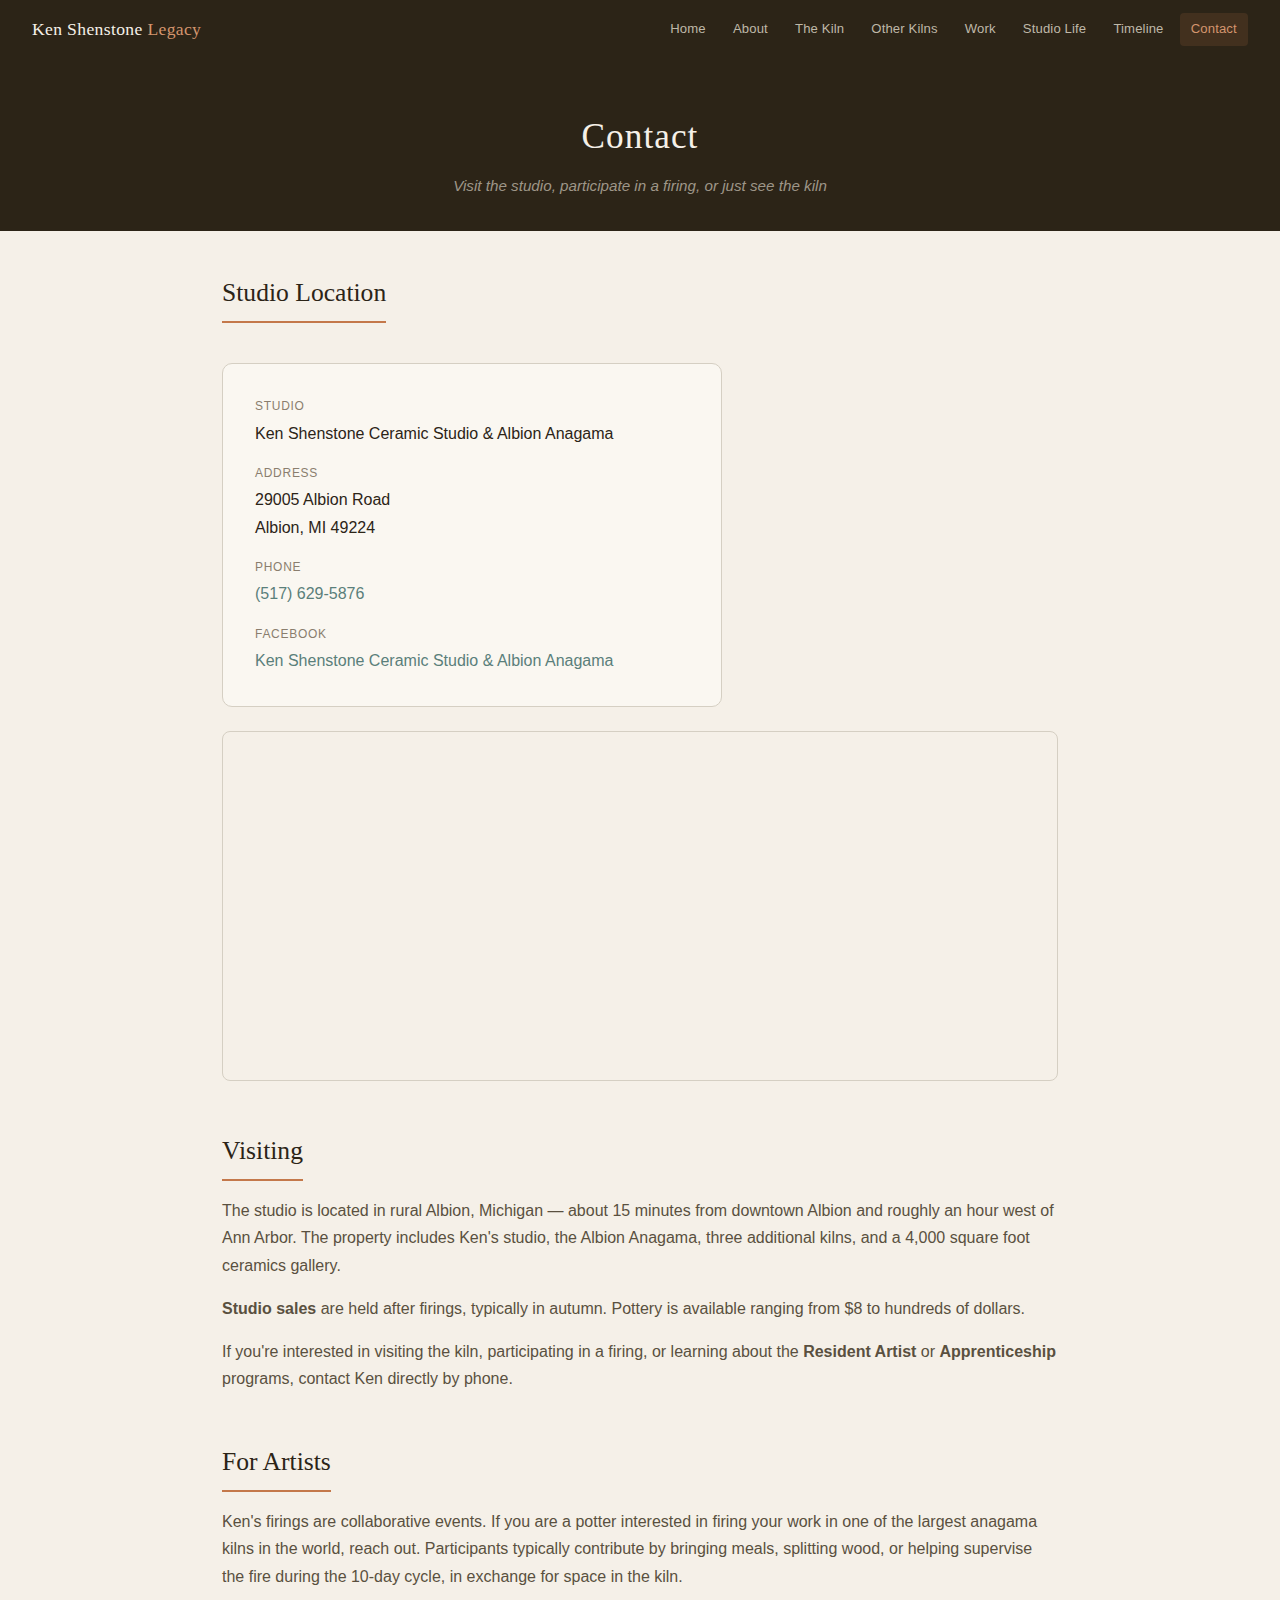
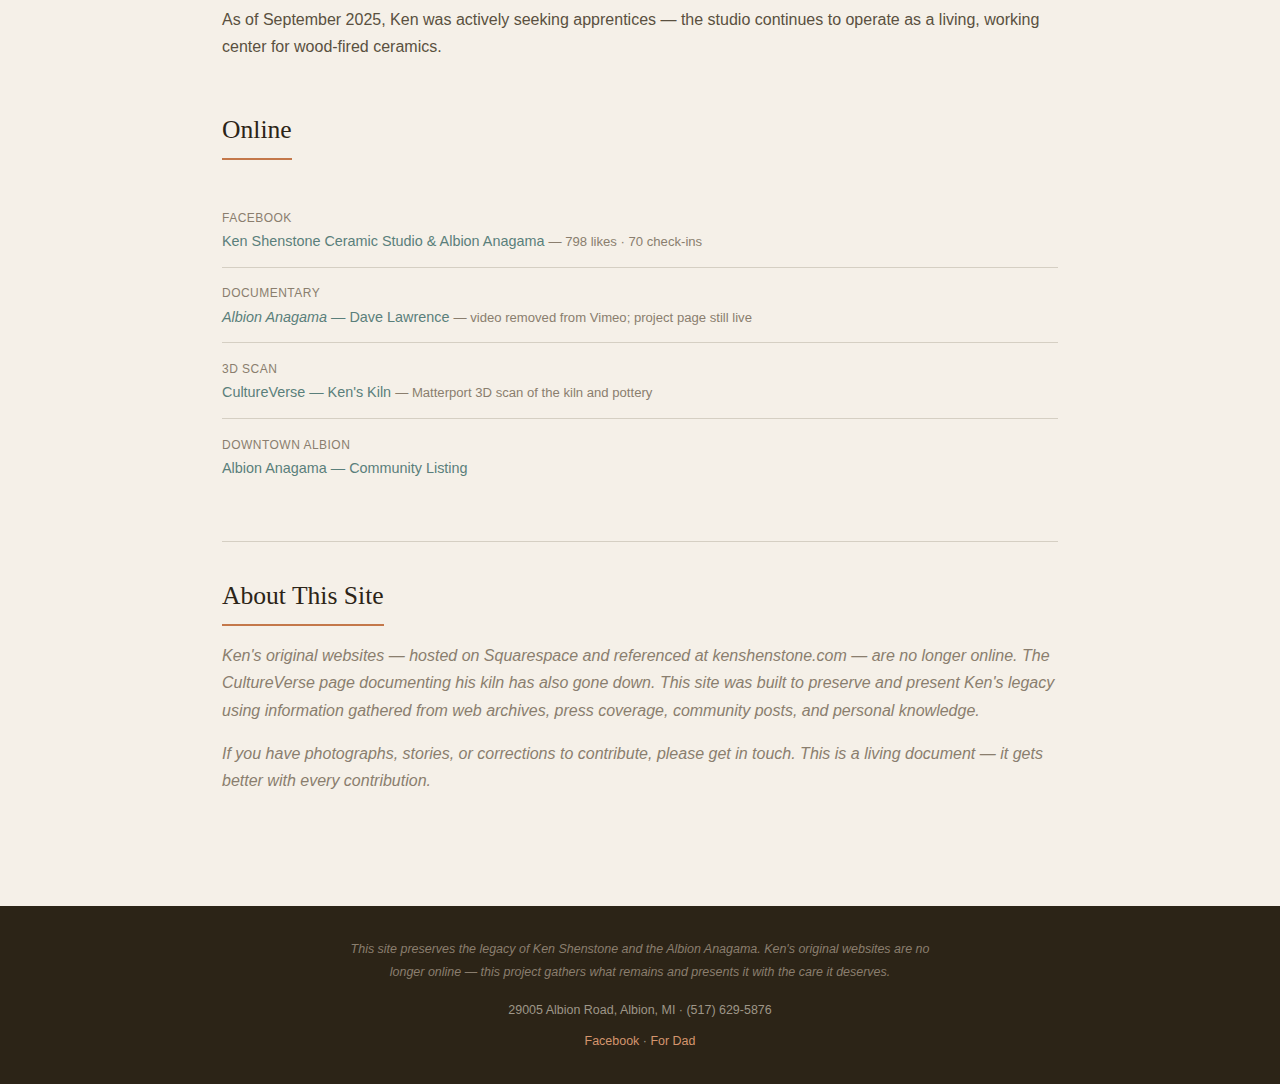
<file: contact.html>
<!DOCTYPE html>
<html lang="en">
<head>
<meta charset="UTF-8">
<meta name="viewport" content="width=device-width, initial-scale=1.0">
<title>Contact — Ken Shenstone</title>
<meta name="description" content="Visit Ken Shenstone's ceramic studio and the Albion Anagama at 29005 Albion Road, Albion, Michigan.">
<link rel="stylesheet" href="css/style.css">
<style>
  .map-embed {
    border-radius: 8px;
    overflow: hidden;
    border: 1px solid var(--border);
    margin: 1.5rem 0;
    height: 350px;
  }
  .map-embed iframe {
    width: 100%;
    height: 100%;
    border: none;
  }
</style>
</head>
<body>

<header class="site-nav">
  <div class="logo">Ken Shenstone <span class="accent">Legacy</span></div>
  <nav>
    <a href="index.html">Home</a>
    <a href="about.html">About</a>
    <a href="kiln.html">The Kiln</a>
    <a href="other-kilns.html">Other Kilns</a>
    <a href="work.html">Work</a>
    <a href="studio.html">Studio Life</a>
    <a href="timeline.html">Timeline</a>
    <a href="contact.html" class="active">Contact</a>
  </nav>
</header>

<div class="page-header">
  <h1>Contact</h1>
  <div class="page-desc">Visit the studio, participate in a firing, or just see the kiln</div>
</div>

<main class="content">

  <section>
    <h2>Studio Location</h2>

    <div class="contact-card">
      <dl>
        <dt>Studio</dt>
        <dd>Ken Shenstone Ceramic Studio &amp; Albion Anagama</dd>

        <dt>Address</dt>
        <dd>29005 Albion Road<br>Albion, MI 49224</dd>

        <dt>Phone</dt>
        <dd><a href="tel:+15176295876">(517) 629-5876</a></dd>

        <dt>Facebook</dt>
        <dd><a href="https://www.facebook.com/p/Ken-Shenstone-Ceramic-Studio-Albion-Anagama-100063487453130/" target="_blank" rel="noopener">Ken Shenstone Ceramic Studio &amp; Albion Anagama</a></dd>
      </dl>
    </div>

    <div class="map-embed">
      <iframe src="https://www.google.com/maps/embed?pb=!1m18!1m12!1m3!1d2950.0!2d-84.75!3d42.24!2m3!1f0!2f0!3f0!3m2!1i1024!2i768!4f13.1!3m3!1m2!1s0x0%3A0x0!2zNDLCsDE0JzI0LjAiTiA4NMKwNDUnMDAuMCJX!5e0!3m2!1sen!2sus!4v1700000000000!5m2!1sen!2sus"
              allowfullscreen loading="lazy"
              referrerpolicy="no-referrer-when-downgrade"
              title="Ken Shenstone Studio - Albion, Michigan"></iframe>
    </div>
  </section>

  <section>
    <h2>Visiting</h2>
    <p>
      The studio is located in rural Albion, Michigan — about 15 minutes from
      downtown Albion and roughly an hour west of Ann Arbor. The property includes
      Ken's studio, the Albion Anagama, three additional kilns, and a 4,000 square
      foot ceramics gallery.
    </p>
    <p>
      <strong>Studio sales</strong> are held after firings, typically in autumn.
      Pottery is available ranging from $8 to hundreds of dollars.
    </p>
    <p>
      If you're interested in visiting the kiln, participating in a firing,
      or learning about the <strong>Resident Artist</strong> or
      <strong>Apprenticeship</strong> programs, contact Ken directly by phone.
    </p>
  </section>

  <section>
    <h2>For Artists</h2>
    <p>
      Ken's firings are collaborative events. If you are a potter interested in
      firing your work in one of the largest anagama kilns in the world, reach out.
      Participants typically contribute by bringing meals, splitting wood, or helping
      supervise the fire during the 10-day cycle, in exchange for space in the kiln.
    </p>
    <p>
      As of September 2025, Ken was actively seeking apprentices — the studio continues
      to operate as a living, working center for wood-fired ceramics.
    </p>
  </section>

  <section>
    <h2>Online</h2>
    <ul class="ref-list">
      <li>
        <span class="ref-source">Facebook</span><br>
        <a href="https://www.facebook.com/p/Ken-Shenstone-Ceramic-Studio-Albion-Anagama-100063487453130/" target="_blank" rel="noopener">Ken Shenstone Ceramic Studio &amp; Albion Anagama</a>
        <span style="color: var(--text-dim); font-size: 0.82rem;"> — 798 likes · 70 check-ins</span>
      </li>
      <li>
        <span class="ref-source">Documentary</span><br>
        <a href="https://davelawrence.photo/albion-anagama/" target="_blank" rel="noopener"><em>Albion Anagama</em> — Dave Lawrence</a>
        <span style="color: var(--text-dim); font-size: 0.82rem;"> — video removed from Vimeo; project page still live</span>
      </li>
      <li>
        <span class="ref-source">3D Scan</span><br>
        <a href="https://www.cultureverse.org/project/kens-kiln" target="_blank" rel="noopener">CultureVerse — Ken's Kiln</a>
        <span style="color: var(--text-dim); font-size: 0.82rem;"> — Matterport 3D scan of the kiln and pottery</span>
      </li>
      <li>
        <span class="ref-source">Downtown Albion</span><br>
        <a href="https://downtownalbion.com/plays/albion-anagama/" target="_blank" rel="noopener">Albion Anagama — Community Listing</a>
      </li>
    </ul>
  </section>

  <hr class="divider">

  <section>
    <h2>About This Site</h2>
    <p style="color: var(--text-dim); font-style: italic;">
      Ken's original websites — hosted on Squarespace and referenced at kenshenstone.com —
      are no longer online. The CultureVerse page documenting his kiln has also gone down.
      This site was built to preserve and present Ken's legacy using information gathered
      from web archives, press coverage, community posts, and personal knowledge.
    </p>
    <p style="color: var(--text-dim); font-style: italic;">
      If you have photographs, stories, or corrections to contribute, please get in touch.
      This is a living document — it gets better with every contribution.
    </p>
  </section>

</main>

<footer class="site-footer">
  <div class="legacy-note">
    This site preserves the legacy of Ken Shenstone and the Albion Anagama.
    Ken's original websites are no longer online — this project gathers what remains
    and presents it with the care it deserves.
  </div>
  <div>
    29005 Albion Road, Albion, MI · (517) 629-5876
  </div>
  <div style="margin-top: 0.5rem;">
    <a href="https://www.facebook.com/p/Ken-Shenstone-Ceramic-Studio-Albion-Anagama-100063487453130/" target="_blank" rel="noopener">Facebook</a> ·
    <a href="fordad.html">For Dad</a>
  </div>
</footer>

</body>
</html>
</file>
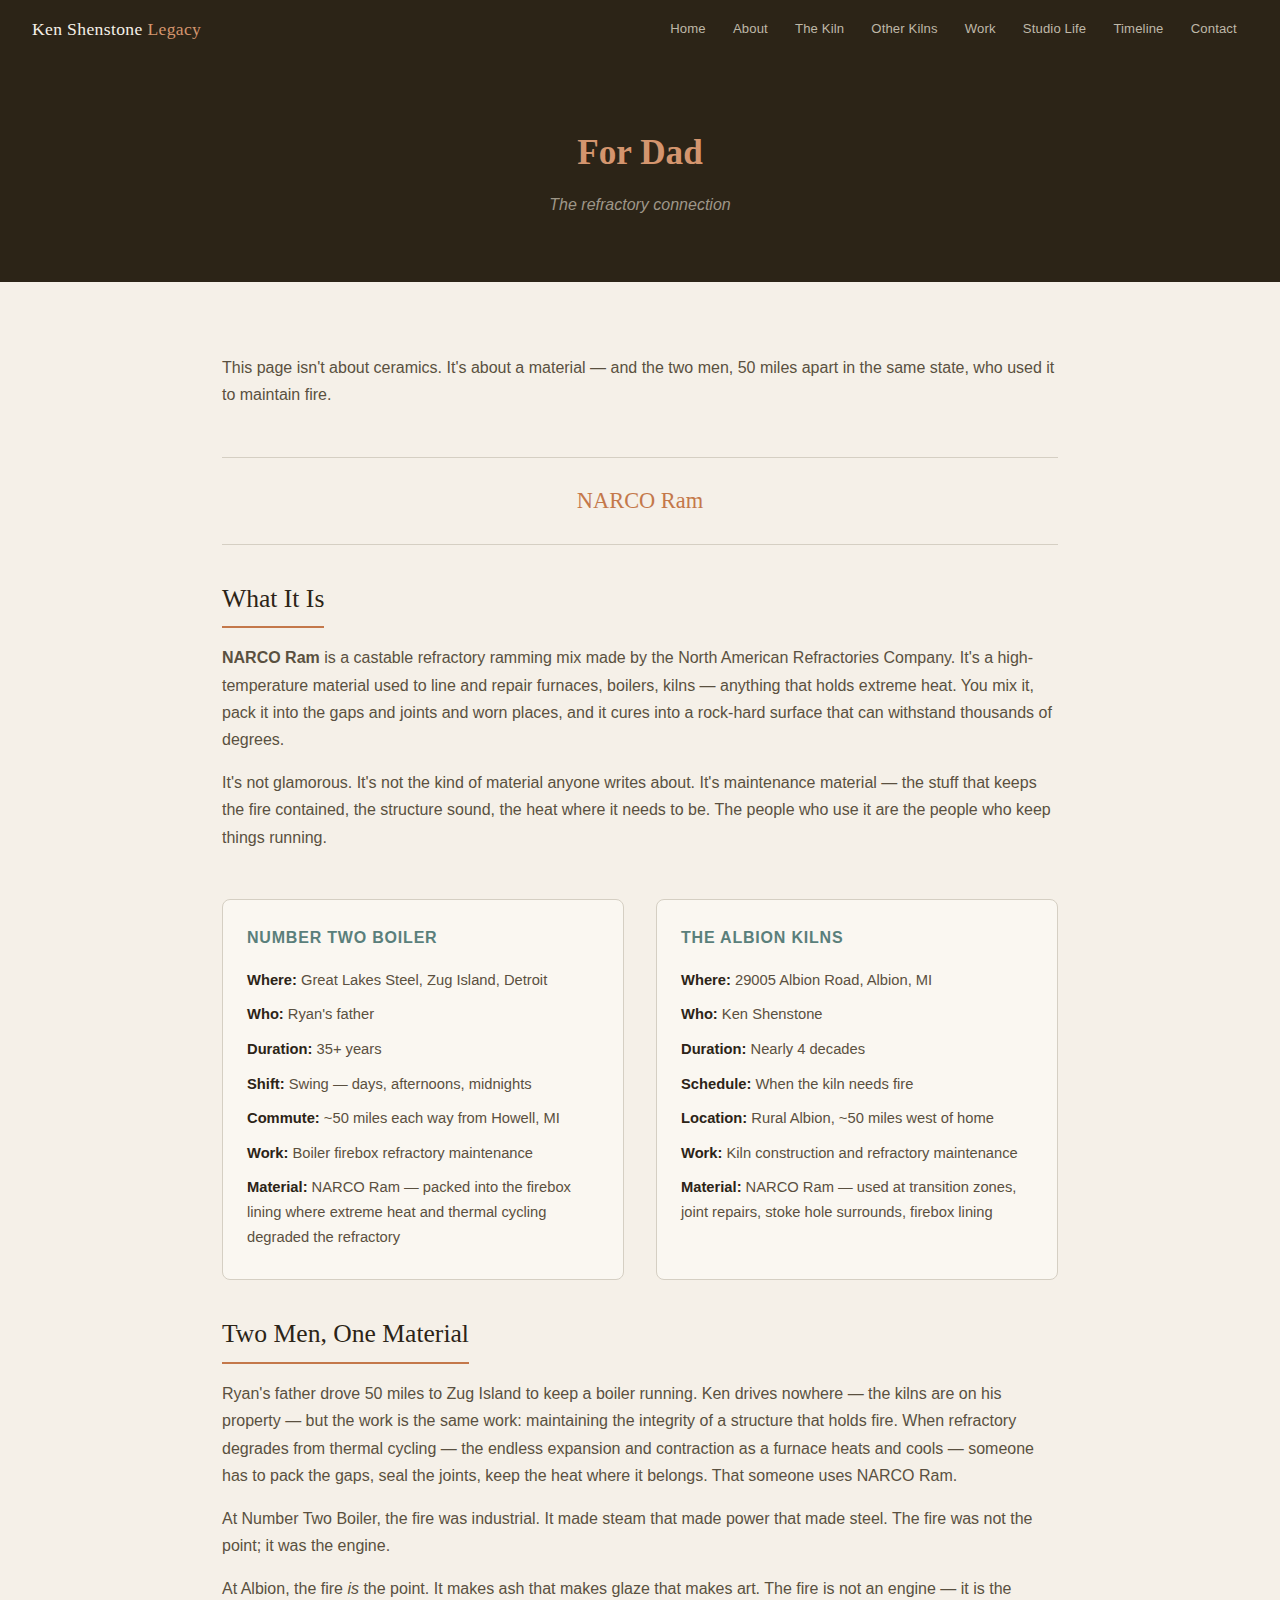
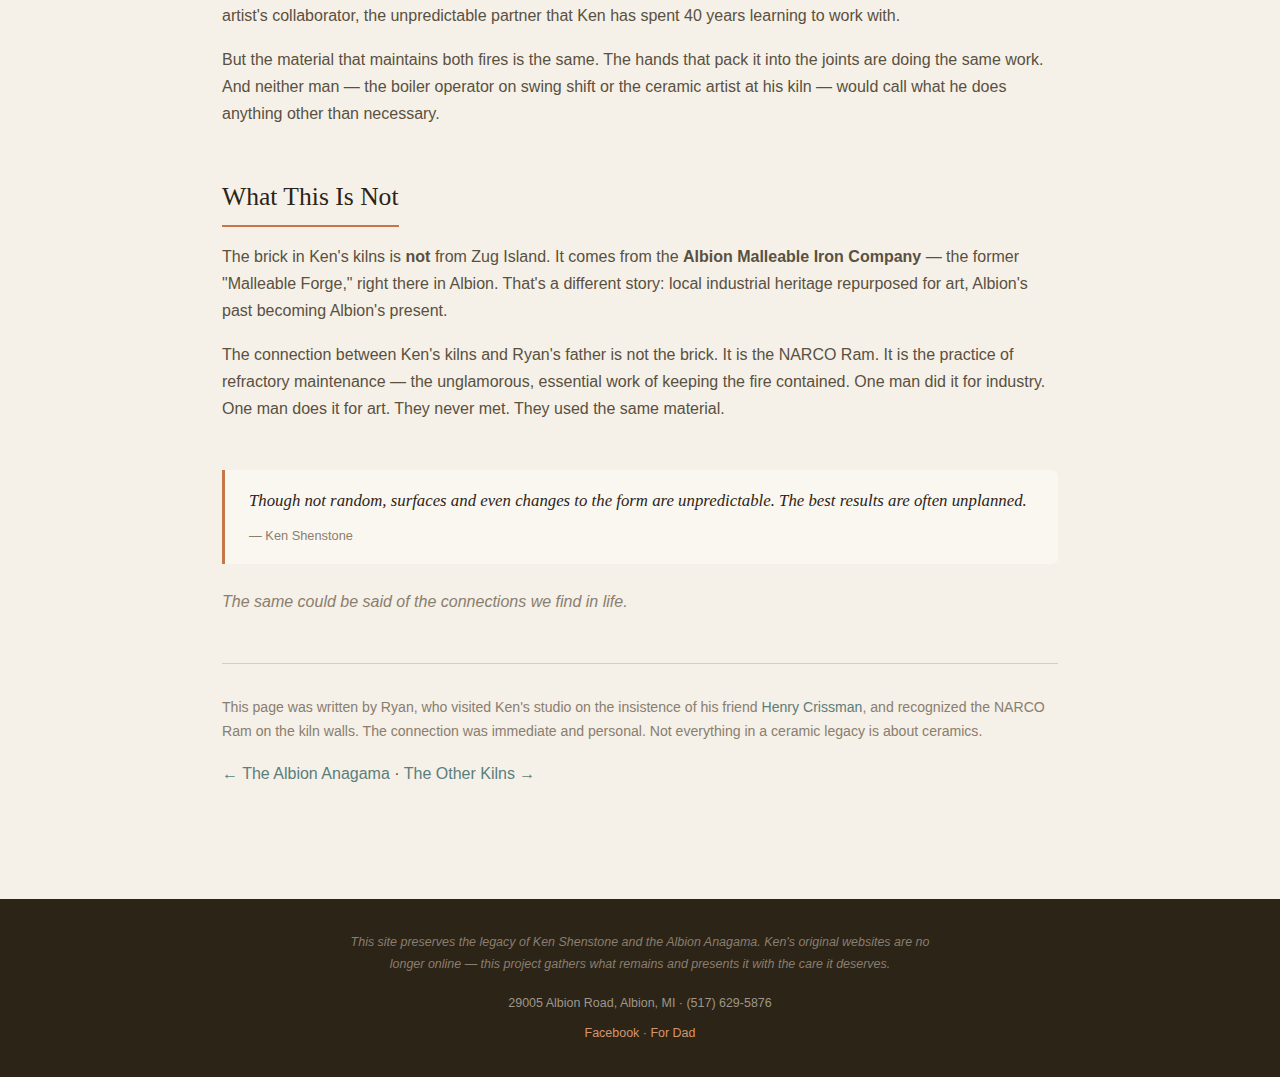
<file: fordad.html>
<!DOCTYPE html>
<html lang="en">
<head>
<meta charset="UTF-8">
<meta name="viewport" content="width=device-width, initial-scale=1.0">
<title>For Dad — Ken Shenstone Legacy</title>
<meta name="description" content="The refractory connection — NARCO Ram, two men, and the material that links a steel mill boiler to a ceramic kiln.">
<link rel="stylesheet" href="css/style.css">
<style>
  .fordad-hero {
    background: var(--bg-dark);
    color: #f5f0e8;
    padding: 4rem 2rem;
    text-align: center;
    margin-bottom: 2rem;
  }
  .fordad-hero h1 {
    font-family: var(--serif);
    font-size: 2.2rem;
    color: var(--ember-light);
    margin-bottom: 0.5rem;
  }
  .fordad-hero .subtitle {
    color: var(--ash);
    font-size: 1rem;
    font-style: italic;
  }
  .parallel {
    display: grid;
    grid-template-columns: 1fr 1fr;
    gap: 2rem;
    margin: 2rem 0;
  }
  .parallel-card {
    background: var(--bg-card);
    border: 1px solid var(--border);
    border-radius: 8px;
    padding: 1.5rem;
  }
  .parallel-card h3 {
    color: var(--teal);
    margin-bottom: 0.75rem;
    font-size: 1rem;
    text-transform: uppercase;
    letter-spacing: 0.05em;
  }
  .parallel-card ul {
    list-style: none;
    padding: 0;
  }
  .parallel-card li {
    padding: 0.3rem 0;
    color: var(--text-light);
    font-size: 0.92rem;
  }
  .parallel-card li strong {
    color: var(--text);
  }
  .material-name {
    font-family: var(--serif);
    font-size: 1.4rem;
    color: var(--ember);
    text-align: center;
    padding: 1.5rem;
    margin: 2rem 0;
    border-top: 1px solid var(--border);
    border-bottom: 1px solid var(--border);
  }
  @media (max-width: 640px) {
    .parallel { grid-template-columns: 1fr; }
  }
</style>
</head>
<body>

<header class="site-nav">
  <div class="logo">Ken Shenstone <span class="accent">Legacy</span></div>
  <nav>
    <a href="index.html">Home</a>
    <a href="about.html">About</a>
    <a href="kiln.html">The Kiln</a>
    <a href="other-kilns.html">Other Kilns</a>
    <a href="work.html">Work</a>
    <a href="studio.html">Studio Life</a>
    <a href="timeline.html">Timeline</a>
    <a href="contact.html">Contact</a>
  </nav>
</header>

<div class="fordad-hero">
  <h1>For Dad</h1>
  <div class="subtitle">The refractory connection</div>
</div>

<main class="content">

  <section>
    <p>
      This page isn't about ceramics. It's about a material — and the two men,
      50 miles apart in the same state, who used it to maintain fire.
    </p>
  </section>

  <div class="material-name">
    NARCO Ram
  </div>

  <section>
    <h2>What It Is</h2>
    <p>
      <strong>NARCO Ram</strong> is a castable refractory ramming mix made by the
      North American Refractories Company. It's a high-temperature material used to
      line and repair furnaces, boilers, kilns — anything that holds extreme heat.
      You mix it, pack it into the gaps and joints and worn places, and it cures into
      a rock-hard surface that can withstand thousands of degrees.
    </p>
    <p>
      It's not glamorous. It's not the kind of material anyone writes about. It's
      maintenance material — the stuff that keeps the fire contained, the structure
      sound, the heat where it needs to be. The people who use it are the people who
      keep things running.
    </p>
  </section>

  <div class="parallel">
    <div class="parallel-card">
      <h3>Number Two Boiler</h3>
      <ul>
        <li><strong>Where:</strong> Great Lakes Steel, Zug Island, Detroit</li>
        <li><strong>Who:</strong> Ryan's father</li>
        <li><strong>Duration:</strong> 35+ years</li>
        <li><strong>Shift:</strong> Swing — days, afternoons, midnights</li>
        <li><strong>Commute:</strong> ~50 miles each way from Howell, MI</li>
        <li><strong>Work:</strong> Boiler firebox refractory maintenance</li>
        <li><strong>Material:</strong> NARCO Ram — packed into the firebox lining where extreme heat and thermal cycling degraded the refractory</li>
      </ul>
    </div>
    <div class="parallel-card">
      <h3>The Albion Kilns</h3>
      <ul>
        <li><strong>Where:</strong> 29005 Albion Road, Albion, MI</li>
        <li><strong>Who:</strong> Ken Shenstone</li>
        <li><strong>Duration:</strong> Nearly 4 decades</li>
        <li><strong>Schedule:</strong> When the kiln needs fire</li>
        <li><strong>Location:</strong> Rural Albion, ~50 miles west of home</li>
        <li><strong>Work:</strong> Kiln construction and refractory maintenance</li>
        <li><strong>Material:</strong> NARCO Ram — used at transition zones, joint repairs, stoke hole surrounds, firebox lining</li>
      </ul>
    </div>
  </div>

  <section>
    <h2>Two Men, One Material</h2>
    <p>
      Ryan's father drove 50 miles to Zug Island to keep a boiler running.
      Ken drives nowhere — the kilns are on his property — but the work is the same
      work: maintaining the integrity of a structure that holds fire. When refractory
      degrades from thermal cycling — the endless expansion and contraction as a
      furnace heats and cools — someone has to pack the gaps, seal the joints, keep
      the heat where it belongs. That someone uses NARCO Ram.
    </p>
    <p>
      At Number Two Boiler, the fire was industrial. It made steam that made power
      that made steel. The fire was not the point; it was the engine.
    </p>
    <p>
      At Albion, the fire <em>is</em> the point. It makes ash that makes glaze that
      makes art. The fire is not an engine — it is the artist's collaborator, the
      unpredictable partner that Ken has spent 40 years learning to work with.
    </p>
    <p>
      But the material that maintains both fires is the same. The hands that pack it
      into the joints are doing the same work. And neither man — the boiler operator
      on swing shift or the ceramic artist at his kiln — would call what he does
      anything other than necessary.
    </p>
  </section>

  <section>
    <h2>What This Is Not</h2>
    <p>
      The brick in Ken's kilns is <strong>not</strong> from Zug Island. It comes from the
      <strong>Albion Malleable Iron Company</strong> — the former "Malleable Forge," right
      there in Albion. That's a different story: local industrial heritage repurposed
      for art, Albion's past becoming Albion's present.
    </p>
    <p>
      The connection between Ken's kilns and Ryan's father is not the brick. It is the
      NARCO Ram. It is the practice of refractory maintenance — the unglamorous,
      essential work of keeping the fire contained. One man did it for industry. One
      man does it for art. They never met. They used the same material.
    </p>
  </section>

  <section>
    <blockquote>
      Though not random, surfaces and even changes to the form are
      unpredictable. The best results are often unplanned.
      <cite>— Ken Shenstone</cite>
    </blockquote>
    <p style="color: var(--text-dim); font-style: italic; margin-top: 1rem;">
      The same could be said of the connections we find in life.
    </p>
  </section>

  <hr class="divider">

  <section>
    <p style="color: var(--text-dim); font-size: 0.88rem;">
      This page was written by Ryan, who visited Ken's studio on the insistence of
      his friend <a href="https://www.instagram.com/henrycrissman/" target="_blank" rel="noopener">Henry Crissman</a>,
      and recognized the NARCO Ram on the kiln walls. The connection was immediate
      and personal. Not everything in a ceramic legacy is about ceramics.
    </p>
    <p style="margin-top: 1rem;">
      <a href="kiln.html">← The Albion Anagama</a> · <a href="other-kilns.html">The Other Kilns →</a>
    </p>
  </section>

</main>

<footer class="site-footer">
  <div class="legacy-note">
    This site preserves the legacy of Ken Shenstone and the Albion Anagama.
    Ken's original websites are no longer online — this project gathers what remains
    and presents it with the care it deserves.
  </div>
  <div>
    29005 Albion Road, Albion, MI · (517) 629-5876
  </div>
  <div style="margin-top: 0.5rem;">
    <a href="https://www.facebook.com/p/Ken-Shenstone-Ceramic-Studio-Albion-Anagama-100063487453130/" target="_blank" rel="noopener">Facebook</a> ·
    <a href="fordad.html">For Dad</a>
  </div>
</footer>

</body>
</html>
</file>
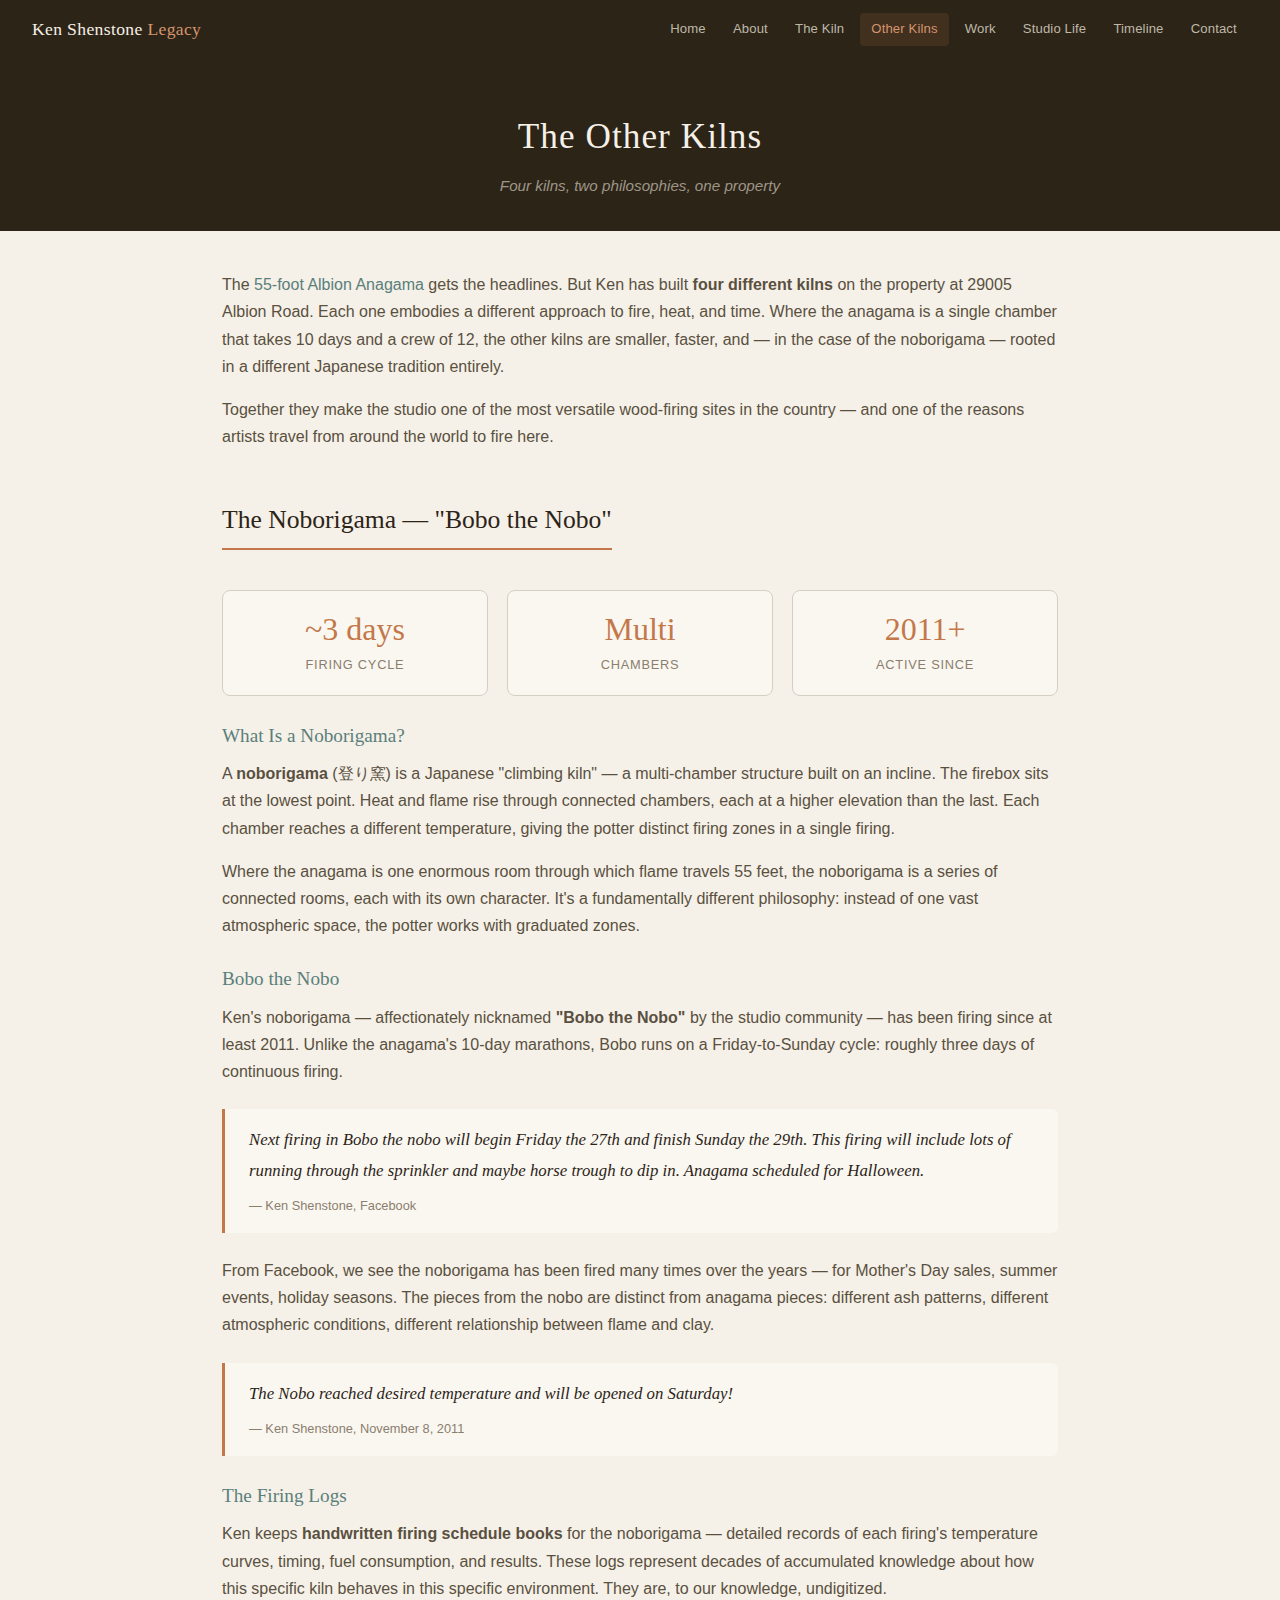
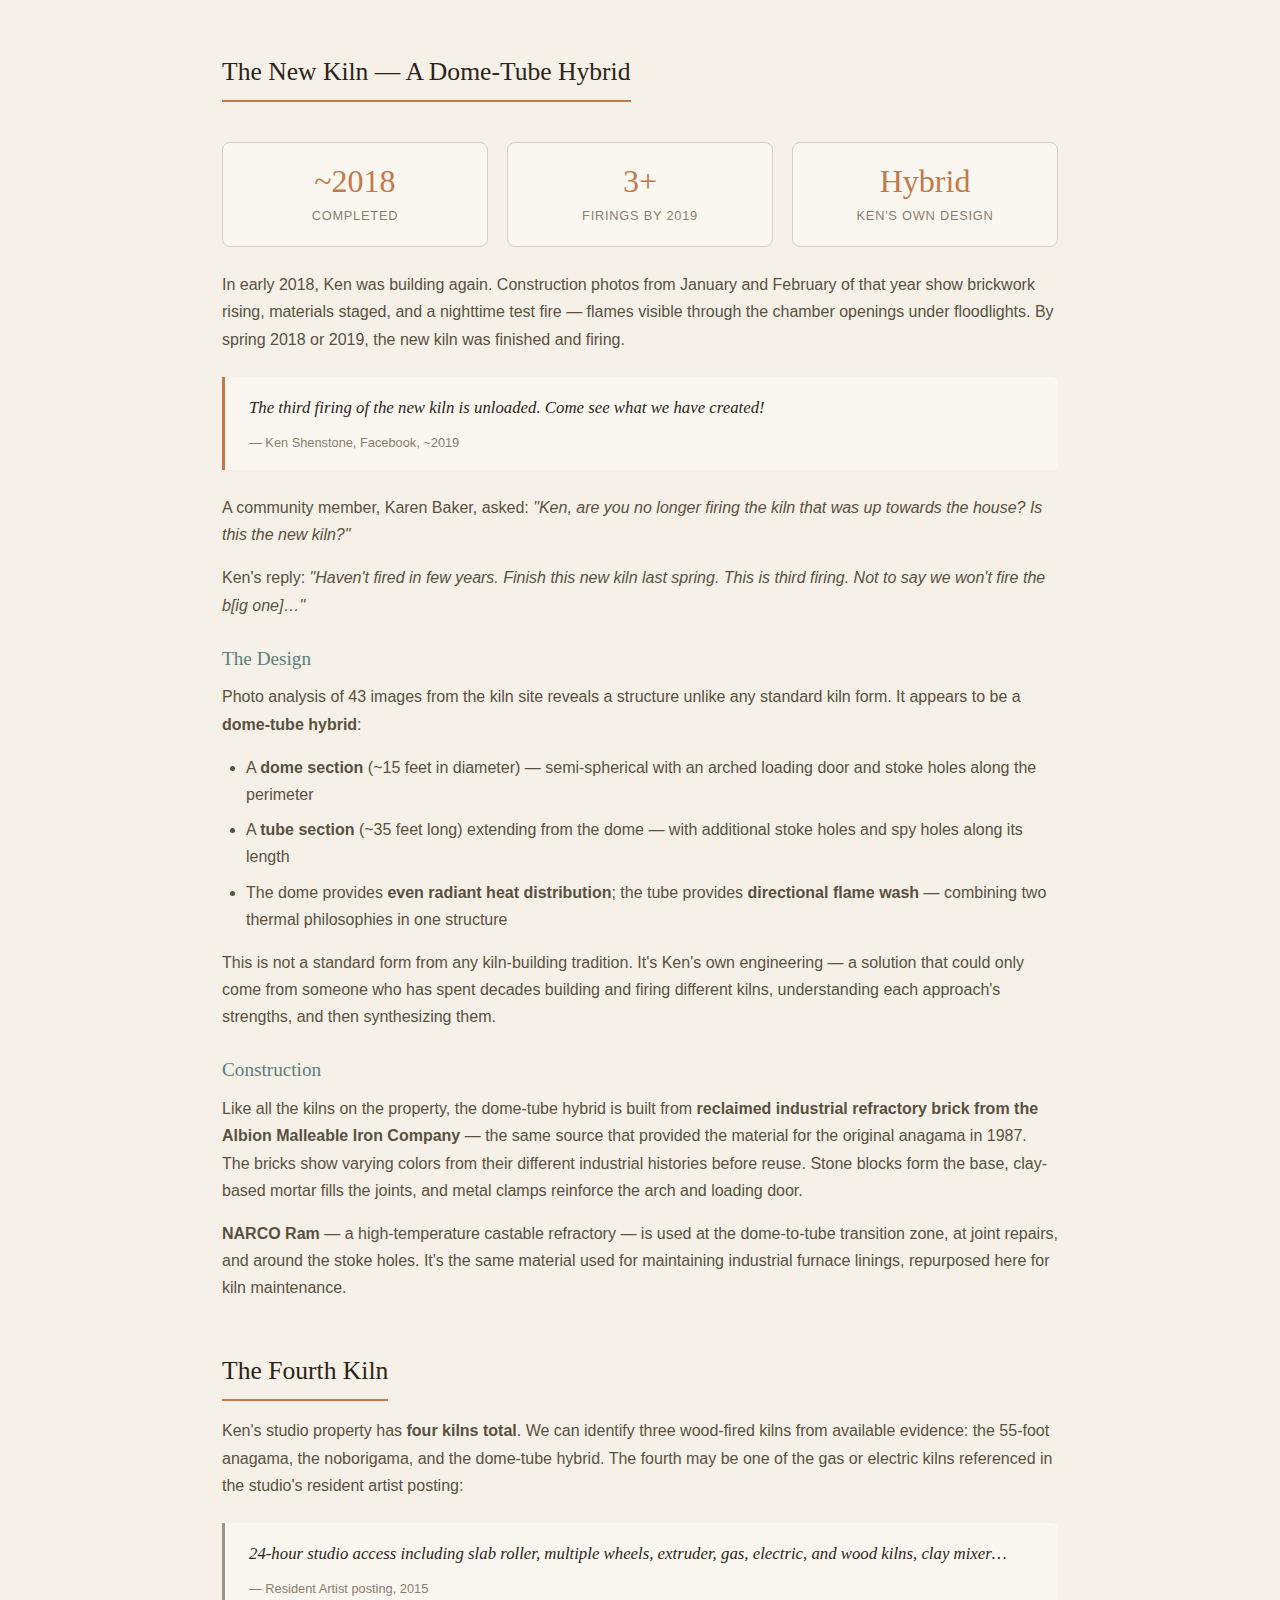
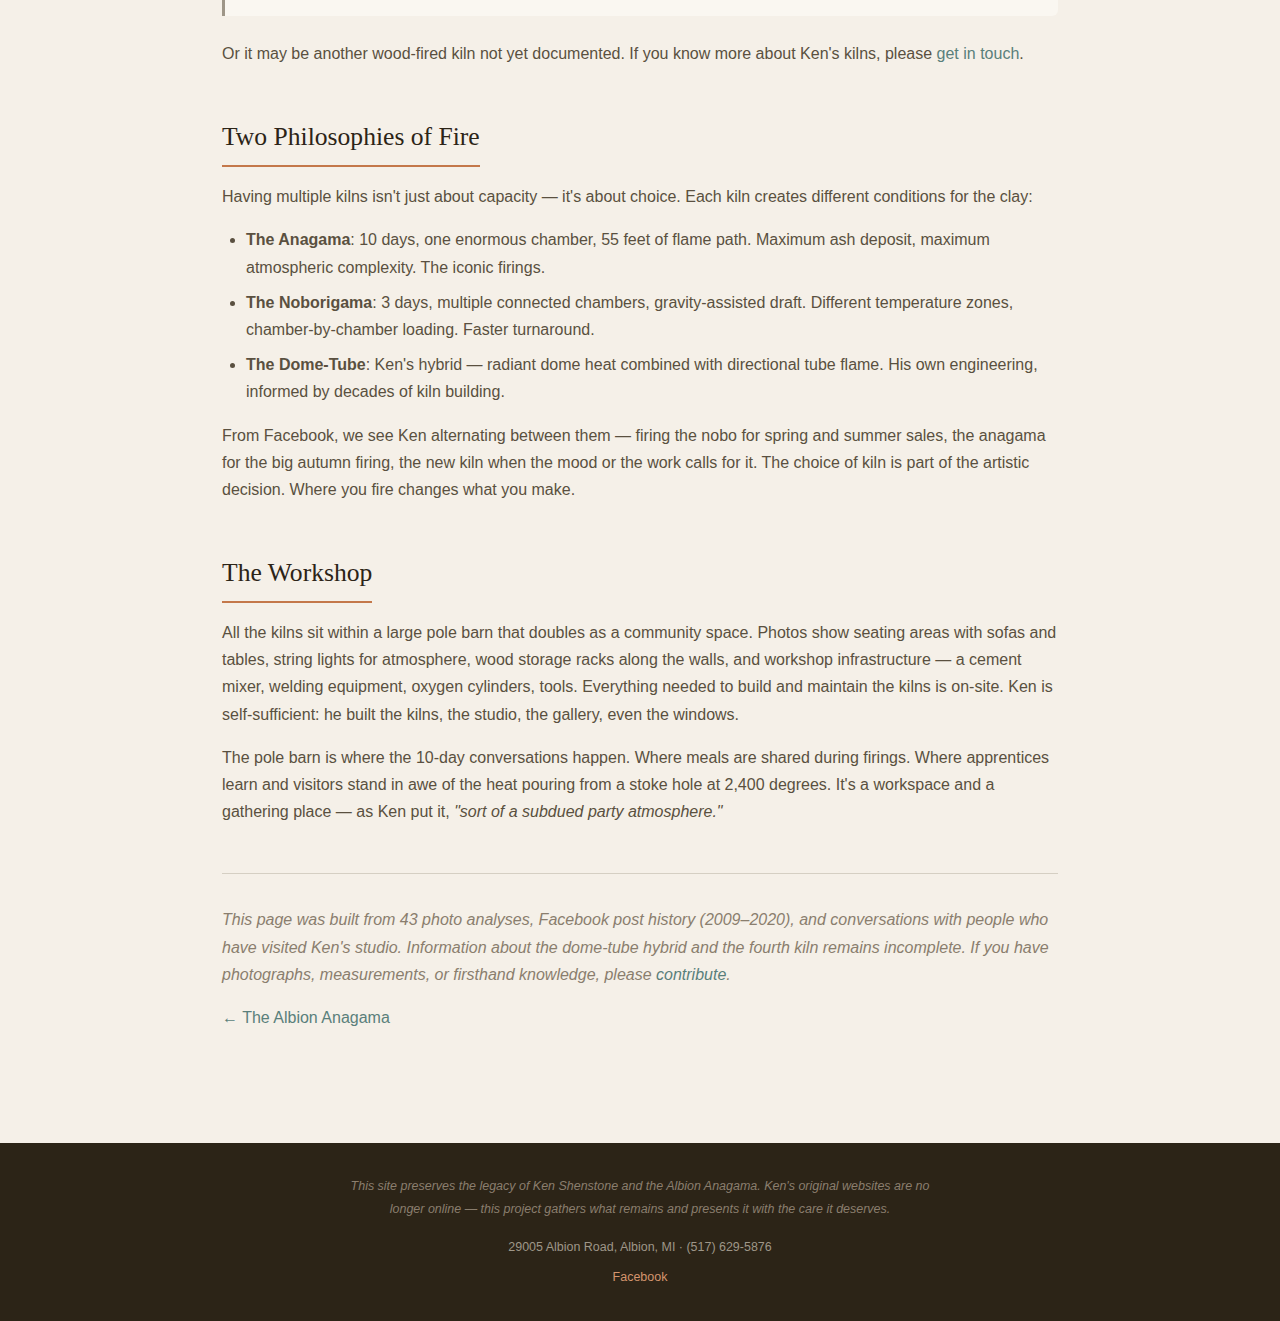
<file: other-kilns.html>
<!DOCTYPE html>
<html lang="en">
<head>
<meta charset="UTF-8">
<meta name="viewport" content="width=device-width, initial-scale=1.0">
<title>The Other Kilns — Ken Shenstone</title>
<meta name="description" content="Beyond the 55-foot Albion Anagama, Ken Shenstone built three more kilns — including the noborigama 'Bobo the Nobo' and a dome-tube hybrid of his own design.">
<link rel="stylesheet" href="css/style.css">
</head>
<body>

<header class="site-nav">
  <div class="logo">Ken Shenstone <span class="accent">Legacy</span></div>
  <nav>
    <a href="index.html">Home</a>
    <a href="about.html">About</a>
    <a href="kiln.html">The Kiln</a>
    <a href="other-kilns.html" class="active">Other Kilns</a>
    <a href="work.html">Work</a>
    <a href="studio.html">Studio Life</a>
    <a href="timeline.html">Timeline</a>
    <a href="contact.html">Contact</a>
  </nav>
</header>

<div class="page-header">
  <h1>The Other Kilns</h1>
  <div class="page-desc">Four kilns, two philosophies, one property</div>
</div>

<main class="content">

  <section>
    <p>
      The <a href="kiln.html">55-foot Albion Anagama</a> gets the headlines. But Ken
      has built <strong>four different kilns</strong> on the property at 29005 Albion Road.
      Each one embodies a different approach to fire, heat, and time. Where the anagama
      is a single chamber that takes 10 days and a crew of 12, the other kilns are smaller,
      faster, and — in the case of the noborigama — rooted in a different Japanese tradition
      entirely.
    </p>
    <p>
      Together they make the studio one of the most versatile wood-firing sites in
      the country — and one of the reasons artists travel from around the world to fire here.
    </p>
  </section>

  <!-- The Noborigama -->
  <section>
    <h2>The Noborigama — "Bobo the Nobo"</h2>

    <div class="facts-grid" style="margin: 1.5rem 0;">
      <div class="fact-card">
        <div class="fact-number">~3 days</div>
        <div class="fact-label">Firing Cycle</div>
      </div>
      <div class="fact-card">
        <div class="fact-number">Multi</div>
        <div class="fact-label">Chambers</div>
      </div>
      <div class="fact-card">
        <div class="fact-number">2011+</div>
        <div class="fact-label">Active Since</div>
      </div>
    </div>

    <h3>What Is a Noborigama?</h3>
    <p>
      A <strong>noborigama</strong> (登り窯) is a Japanese "climbing kiln" — a multi-chamber
      structure built on an incline. The firebox sits at the lowest point. Heat and flame
      rise through connected chambers, each at a higher elevation than the last. Each chamber
      reaches a different temperature, giving the potter distinct firing zones in a single
      firing.
    </p>
    <p>
      Where the anagama is one enormous room through which flame travels 55 feet, the
      noborigama is a series of connected rooms, each with its own character. It's a
      fundamentally different philosophy: instead of one vast atmospheric space, the potter
      works with graduated zones.
    </p>

    <h3>Bobo the Nobo</h3>
    <p>
      Ken's noborigama — affectionately nicknamed <strong>"Bobo the Nobo"</strong> by the studio
      community — has been firing since at least 2011. Unlike the anagama's 10-day marathons,
      Bobo runs on a Friday-to-Sunday cycle: roughly three days of continuous firing.
    </p>

    <blockquote>
      Next firing in Bobo the nobo will begin Friday the 27th and finish Sunday the 29th.
      This firing will include lots of running through the sprinkler and maybe horse trough
      to dip in. Anagama scheduled for Halloween.
      <cite>— Ken Shenstone, Facebook</cite>
    </blockquote>

    <p>
      From Facebook, we see the noborigama has been fired many times over the years — for
      Mother's Day sales, summer events, holiday seasons. The pieces from the nobo are
      distinct from anagama pieces: different ash patterns, different atmospheric conditions,
      different relationship between flame and clay.
    </p>

    <blockquote>
      The Nobo reached desired temperature and will be opened on Saturday!
      <cite>— Ken Shenstone, November 8, 2011</cite>
    </blockquote>

    <h3>The Firing Logs</h3>
    <p>
      Ken keeps <strong>handwritten firing schedule books</strong> for the noborigama —
      detailed records of each firing's temperature curves, timing, fuel consumption, and
      results. These logs represent decades of accumulated knowledge about how this
      specific kiln behaves in this specific environment. They are, to our knowledge,
      undigitized.
    </p>
  </section>

  <!-- The New Kiln / Dome-Tube -->
  <section>
    <h2>The New Kiln — A Dome-Tube Hybrid</h2>

    <div class="facts-grid" style="margin: 1.5rem 0;">
      <div class="fact-card">
        <div class="fact-number">~2018</div>
        <div class="fact-label">Completed</div>
      </div>
      <div class="fact-card">
        <div class="fact-number">3+</div>
        <div class="fact-label">Firings by 2019</div>
      </div>
      <div class="fact-card">
        <div class="fact-number">Hybrid</div>
        <div class="fact-label">Ken's Own Design</div>
      </div>
    </div>

    <p>
      In early 2018, Ken was building again. Construction photos from January and February
      of that year show brickwork rising, materials staged, and a nighttime test fire — flames
      visible through the chamber openings under floodlights. By spring 2018 or 2019, the
      new kiln was finished and firing.
    </p>

    <blockquote>
      The third firing of the new kiln is unloaded. Come see what we have created!
      <cite>— Ken Shenstone, Facebook, ~2019</cite>
    </blockquote>

    <p>
      A community member, Karen Baker, asked: <em>"Ken, are you no longer firing the kiln
      that was up towards the house? Is this the new kiln?"</em>
    </p>
    <p>
      Ken's reply: <em>"Haven't fired in few years. Finish this new kiln last spring. This is
      third firing. Not to say we won't fire the b[ig one]…"</em>
    </p>

    <h3>The Design</h3>
    <p>
      Photo analysis of 43 images from the kiln site reveals a structure unlike any
      standard kiln form. It appears to be a <strong>dome-tube hybrid</strong>:
    </p>
    <ul style="margin: 1rem 0 1rem 1.5rem; color: var(--text-light);">
      <li style="margin-bottom: 0.5rem;">
        A <strong>dome section</strong> (~15 feet in diameter) — semi-spherical with an
        arched loading door and stoke holes along the perimeter
      </li>
      <li style="margin-bottom: 0.5rem;">
        A <strong>tube section</strong> (~35 feet long) extending from the dome — with
        additional stoke holes and spy holes along its length
      </li>
      <li style="margin-bottom: 0.5rem;">
        The dome provides <strong>even radiant heat distribution</strong>; the tube provides
        <strong>directional flame wash</strong> — combining two thermal philosophies in one structure
      </li>
    </ul>
    <p>
      This is not a standard form from any kiln-building tradition. It's Ken's own
      engineering — a solution that could only come from someone who has spent decades
      building and firing different kilns, understanding each approach's strengths,
      and then synthesizing them.
    </p>

    <h3>Construction</h3>
    <p>
      Like all the kilns on the property, the dome-tube hybrid is built from
      <strong>reclaimed industrial refractory brick from the Albion Malleable Iron Company</strong>
      — the same source that provided the material for the original anagama in 1987.
      The bricks show varying colors from their different industrial histories before reuse.
      Stone blocks form the base, clay-based mortar fills the joints, and metal clamps
      reinforce the arch and loading door.
    </p>
    <p>
      <strong>NARCO Ram</strong> — a high-temperature castable refractory — is used at the
      dome-to-tube transition zone, at joint repairs, and around the stoke holes.
      It's the same material used for maintaining industrial furnace linings, repurposed
      here for kiln maintenance.
    </p>
  </section>

  <!-- The Fourth Kiln -->
  <section>
    <h2>The Fourth Kiln</h2>
    <p>
      Ken's studio property has <strong>four kilns total</strong>. We can identify three
      wood-fired kilns from available evidence: the 55-foot anagama, the noborigama,
      and the dome-tube hybrid. The fourth may be one of the gas or electric kilns
      referenced in the studio's resident artist posting:
    </p>
    <blockquote style="border-left-color: var(--ash);">
      24-hour studio access including slab roller, multiple wheels, extruder,
      gas, electric, and wood kilns, clay mixer…
      <cite>— Resident Artist posting, 2015</cite>
    </blockquote>
    <p>
      Or it may be another wood-fired kiln not yet documented. If you know more about
      Ken's kilns, please <a href="contact.html">get in touch</a>.
    </p>
  </section>

  <!-- Two Philosophies -->
  <section>
    <h2>Two Philosophies of Fire</h2>
    <p>
      Having multiple kilns isn't just about capacity — it's about choice. Each kiln
      creates different conditions for the clay:
    </p>
    <ul style="margin: 1rem 0 1rem 1.5rem; color: var(--text-light);">
      <li style="margin-bottom: 0.5rem;">
        <strong>The Anagama</strong>: 10 days, one enormous chamber, 55 feet of flame path.
        Maximum ash deposit, maximum atmospheric complexity. The iconic firings.
      </li>
      <li style="margin-bottom: 0.5rem;">
        <strong>The Noborigama</strong>: 3 days, multiple connected chambers, gravity-assisted
        draft. Different temperature zones, chamber-by-chamber loading. Faster turnaround.
      </li>
      <li style="margin-bottom: 0.5rem;">
        <strong>The Dome-Tube</strong>: Ken's hybrid — radiant dome heat combined with
        directional tube flame. His own engineering, informed by decades of kiln building.
      </li>
    </ul>
    <p>
      From Facebook, we see Ken alternating between them — firing the nobo for spring and
      summer sales, the anagama for the big autumn firing, the new kiln when the mood or
      the work calls for it. The choice of kiln is part of the artistic decision. Where you
      fire changes what you make.
    </p>
  </section>

  <!-- Workshop -->
  <section>
    <h2>The Workshop</h2>
    <p>
      All the kilns sit within a large pole barn that doubles as a community space.
      Photos show seating areas with sofas and tables, string lights for atmosphere,
      wood storage racks along the walls, and workshop infrastructure — a cement mixer,
      welding equipment, oxygen cylinders, tools. Everything needed to build and maintain
      the kilns is on-site. Ken is self-sufficient: he built the kilns, the studio, the
      gallery, even the windows.
    </p>
    <p>
      The pole barn is where the 10-day conversations happen. Where meals are shared
      during firings. Where apprentices learn and visitors stand in awe of the heat
      pouring from a stoke hole at 2,400 degrees. It's a workspace and a gathering place —
      as Ken put it, <em>"sort of a subdued party atmosphere."</em>
    </p>
  </section>

  <hr class="divider">

  <section>
    <p style="color: var(--text-dim); font-style: italic;">
      This page was built from 43 photo analyses, Facebook post history (2009–2020),
      and conversations with people who have visited Ken's studio. Information about the
      dome-tube hybrid and the fourth kiln remains incomplete. If you have photographs,
      measurements, or firsthand knowledge, please <a href="contact.html">contribute</a>.
    </p>
    <p style="margin-top: 1rem;">
      <a href="kiln.html">← The Albion Anagama</a>
    </p>
  </section>

</main>

<footer class="site-footer">
  <div class="legacy-note">
    This site preserves the legacy of Ken Shenstone and the Albion Anagama.
    Ken's original websites are no longer online — this project gathers what remains
    and presents it with the care it deserves.
  </div>
  <div>
    29005 Albion Road, Albion, MI · (517) 629-5876
  </div>
  <div style="margin-top: 0.5rem;">
    <a href="https://www.facebook.com/p/Ken-Shenstone-Ceramic-Studio-Albion-Anagama-100063487453130/" target="_blank" rel="noopener">Facebook</a>
  </div>
</footer>

</body>
</html>
</file>
<file: css/style.css>
/* Ken Shenstone Legacy — Style
   Palette drawn from the kiln itself:
   cream ash, dark earth, teal glaze, ember glow */

:root {
  --bg: #f5f0e8;
  --bg-warm: #ede6d8;
  --bg-dark: #2c2417;
  --bg-card: #faf7f1;
  --text: #2c2417;
  --text-light: #5a5040;
  --text-dim: #8a7e6e;
  --teal: #5a7f7b;
  --teal-light: #7a9f9b;
  --ember: #c4784a;
  --ember-light: #d4956e;
  --gold: #b8860b;
  --ash: #9e9688;
  --border: #d5cfc3;
  --serif: 'Georgia', 'Times New Roman', serif;
  --sans: 'Segoe UI', -apple-system, BlinkMacSystemFont, sans-serif;
}

*, *::before, *::after { box-sizing: border-box; margin: 0; padding: 0; }

html {
  scroll-behavior: smooth;
  font-size: 16px;
}

body {
  background: var(--bg);
  color: var(--text);
  font-family: var(--sans);
  line-height: 1.7;
  min-height: 100vh;
  display: flex;
  flex-direction: column;
}

a { color: var(--teal); text-decoration: none; transition: color 0.2s; }
a:hover { color: var(--ember); }

img { max-width: 100%; height: auto; display: block; }

/* ── Navigation ── */
.site-nav {
  background: var(--bg-dark);
  padding: 0.8rem 2rem;
  display: flex;
  align-items: center;
  justify-content: space-between;
  flex-wrap: wrap;
  gap: 0.5rem;
  position: sticky;
  top: 0;
  z-index: 100;
}

.site-nav .logo {
  font-family: var(--serif);
  font-size: 1.1rem;
  color: #f5f0e8;
  letter-spacing: 0.02em;
}

.site-nav .logo .accent {
  color: var(--ember-light);
}

.site-nav nav {
  display: flex;
  gap: 0.3rem;
  flex-wrap: wrap;
}

.site-nav nav a {
  color: #bfb8a8;
  font-size: 0.82rem;
  padding: 0.35rem 0.7rem;
  border-radius: 4px;
  transition: all 0.2s;
  letter-spacing: 0.01em;
}

.site-nav nav a:hover {
  color: #f5f0e8;
  background: rgba(255, 255, 255, 0.08);
}

.site-nav nav a.active {
  color: var(--ember-light);
  background: rgba(196, 120, 74, 0.15);
}

/* ── Hero ── */
.hero {
  background: var(--bg-dark);
  color: #f5f0e8;
  padding: 4rem 2rem;
  text-align: center;
  position: relative;
  overflow: hidden;
}

.hero::before {
  content: '';
  position: absolute;
  inset: 0;
  background: linear-gradient(135deg, rgba(90, 127, 123, 0.15), rgba(196, 120, 74, 0.1));
  pointer-events: none;
}

.hero h1 {
  font-family: var(--serif);
  font-size: 2.8rem;
  font-weight: 400;
  letter-spacing: 0.04em;
  margin-bottom: 0.5rem;
  position: relative;
}

.hero .subtitle {
  font-size: 1rem;
  color: var(--ash);
  letter-spacing: 0.08em;
  text-transform: uppercase;
  margin-bottom: 1.5rem;
  position: relative;
}

.hero .tagline {
  font-family: var(--serif);
  font-style: italic;
  font-size: 1.15rem;
  color: var(--ember-light);
  max-width: 600px;
  margin: 0 auto;
  position: relative;
  line-height: 1.6;
}

/* ── Page Header ── */
.page-header {
  background: var(--bg-dark);
  color: #f5f0e8;
  padding: 3rem 2rem 2rem;
  text-align: center;
}

.page-header h1 {
  font-family: var(--serif);
  font-size: 2.2rem;
  font-weight: 400;
  letter-spacing: 0.03em;
  margin-bottom: 0.4rem;
}

.page-header .page-desc {
  color: var(--ash);
  font-size: 0.95rem;
  font-style: italic;
}

/* ── Main Content ── */
.content {
  flex: 1;
  max-width: 900px;
  width: 100%;
  margin: 0 auto;
  padding: 2.5rem 2rem 4rem;
}

.content.wide {
  max-width: 1100px;
}

/* ── Section blocks ── */
section {
  margin-bottom: 3rem;
}

section h2 {
  font-family: var(--serif);
  font-size: 1.6rem;
  font-weight: 400;
  color: var(--text);
  margin-bottom: 1rem;
  padding-bottom: 0.4rem;
  border-bottom: 2px solid var(--ember);
  display: inline-block;
}

section h3 {
  font-family: var(--serif);
  font-size: 1.2rem;
  font-weight: 400;
  color: var(--teal);
  margin-bottom: 0.5rem;
  margin-top: 1.5rem;
}

section p {
  margin-bottom: 1rem;
  font-size: 1rem;
  color: var(--text-light);
}

/* ── Blockquote (Ken's words) ── */
blockquote {
  border-left: 3px solid var(--ember);
  padding: 1rem 1.5rem;
  margin: 1.5rem 0;
  background: var(--bg-card);
  border-radius: 0 6px 6px 0;
  font-family: var(--serif);
  font-style: italic;
  color: var(--text);
  font-size: 1.05rem;
  line-height: 1.8;
}

blockquote cite {
  display: block;
  margin-top: 0.5rem;
  font-style: normal;
  font-family: var(--sans);
  font-size: 0.8rem;
  color: var(--text-dim);
}

/* ── Stats / Facts Grid ── */
.facts-grid {
  display: grid;
  grid-template-columns: repeat(auto-fit, minmax(200px, 1fr));
  gap: 1.2rem;
  margin: 1.5rem 0;
}

.fact-card {
  background: var(--bg-card);
  border: 1px solid var(--border);
  border-radius: 8px;
  padding: 1.2rem;
  text-align: center;
}

.fact-card .fact-number {
  font-family: var(--serif);
  font-size: 2rem;
  color: var(--ember);
  line-height: 1.2;
}

.fact-card .fact-label {
  font-size: 0.8rem;
  color: var(--text-dim);
  text-transform: uppercase;
  letter-spacing: 0.06em;
  margin-top: 0.3rem;
}

/* ── Image figure ── */
figure {
  margin: 2rem 0;
  border-radius: 8px;
  overflow: hidden;
  background: var(--bg-card);
  border: 1px solid var(--border);
}

figure img {
  width: 100%;
  object-fit: cover;
}

figcaption {
  padding: 0.6rem 1rem;
  font-size: 0.78rem;
  color: var(--text-dim);
  font-style: italic;
  border-top: 1px solid var(--border);
}

/* ── Gallery grid ── */
.gallery-grid {
  display: grid;
  grid-template-columns: repeat(auto-fill, minmax(280px, 1fr));
  gap: 1.5rem;
  margin: 1.5rem 0;
}

.gallery-card {
  background: var(--bg-card);
  border: 1px solid var(--border);
  border-radius: 8px;
  overflow: hidden;
  transition: border-color 0.2s, transform 0.2s;
}

.gallery-card:hover {
  border-color: var(--teal);
  transform: translateY(-2px);
}

.gallery-card .card-img {
  width: 100%;
  height: 220px;
  object-fit: cover;
  background: var(--bg-warm);
}

.gallery-card .card-body {
  padding: 1rem;
}

.gallery-card .card-title {
  font-family: var(--serif);
  font-size: 1rem;
  color: var(--text);
  margin-bottom: 0.3rem;
}

.gallery-card .card-desc {
  font-size: 0.82rem;
  color: var(--text-dim);
  line-height: 1.5;
}

/* ── Category pills ── */
.category-list {
  display: flex;
  flex-wrap: wrap;
  gap: 0.5rem;
  margin: 1rem 0;
  list-style: none;
}

.category-list li {
  background: var(--bg-card);
  border: 1px solid var(--border);
  padding: 0.4rem 1rem;
  border-radius: 20px;
  font-size: 0.85rem;
  color: var(--text-light);
  transition: all 0.2s;
}

.category-list li:hover {
  border-color: var(--teal);
  color: var(--teal);
}

/* ── People / Community cards ── */
.people-grid {
  display: grid;
  grid-template-columns: repeat(auto-fill, minmax(250px, 1fr));
  gap: 1rem;
  margin: 1.5rem 0;
}

.person-card {
  background: var(--bg-card);
  border: 1px solid var(--border);
  border-radius: 8px;
  padding: 1.2rem;
}

.person-card .person-name {
  font-family: var(--serif);
  font-size: 1rem;
  color: var(--text);
  margin-bottom: 0.3rem;
}

.person-card .person-role {
  font-size: 0.82rem;
  color: var(--teal);
  line-height: 1.5;
}

/* ── Timeline ── */
.timeline {
  position: relative;
  padding-left: 2rem;
  margin: 1.5rem 0;
}

.timeline::before {
  content: '';
  position: absolute;
  left: 0;
  top: 0;
  bottom: 0;
  width: 2px;
  background: var(--border);
}

.timeline-item {
  position: relative;
  margin-bottom: 1.5rem;
  padding-left: 1rem;
}

.timeline-item::before {
  content: '';
  position: absolute;
  left: -2.35rem;
  top: 0.35rem;
  width: 10px;
  height: 10px;
  border-radius: 50%;
  background: var(--ember);
  border: 2px solid var(--bg);
}

.timeline-item .timeline-date {
  font-family: var(--serif);
  font-size: 0.85rem;
  color: var(--ember);
  margin-bottom: 0.2rem;
}

.timeline-item .timeline-text {
  font-size: 0.9rem;
  color: var(--text-light);
  line-height: 1.6;
}

/* ── Video embed ── */
.video-embed {
  position: relative;
  padding-bottom: 56.25%;
  height: 0;
  overflow: hidden;
  border-radius: 8px;
  margin: 1.5rem 0;
  border: 1px solid var(--border);
}

.video-embed iframe {
  position: absolute;
  top: 0; left: 0;
  width: 100%;
  height: 100%;
  border: none;
}

/* ── Source attribution ── */
.source-note {
  font-size: 0.75rem;
  color: var(--text-dim);
  font-style: italic;
  margin-top: 0.3rem;
}

/* ── Video unavailable placeholder ── */
.video-unavailable {
  background: var(--bg-dark, #2a2015);
  border: 1px solid var(--border, #4a3f2f);
  border-radius: 8px;
  padding: 3rem 2rem;
  text-align: center;
  margin: 1.5rem 0;
}

.video-unavailable-icon {
  font-size: 3rem;
  opacity: 0.3;
  margin-bottom: 1rem;
}

.video-unavailable-title {
  font-family: var(--serif, Georgia, serif);
  font-size: 1.1rem;
  color: var(--text, #e8ddd0);
  margin-bottom: 0.5rem;
}

.video-unavailable-note {
  font-size: 0.85rem;
  color: var(--text-light, #a89880);
  line-height: 1.6;
}

.video-unavailable-note a {
  color: var(--accent, #c47d3a);
}

/* ── Articles / References ── */
.ref-list {
  list-style: none;
  margin: 1rem 0;
}

.ref-list li {
  padding: 0.8rem 0;
  border-bottom: 1px solid var(--border);
  font-size: 0.9rem;
}

.ref-list li:last-child { border-bottom: none; }

.ref-list .ref-source {
  font-size: 0.75rem;
  color: var(--text-dim);
  text-transform: uppercase;
  letter-spacing: 0.04em;
}

.ref-list .ref-date {
  font-size: 0.78rem;
  color: var(--ash);
  margin-left: 0.5rem;
}

/* ── Contact card ── */
.contact-card {
  background: var(--bg-card);
  border: 1px solid var(--border);
  border-radius: 10px;
  padding: 2rem;
  max-width: 500px;
  margin: 1.5rem 0;
}

.contact-card dt {
  font-size: 0.75rem;
  color: var(--text-dim);
  text-transform: uppercase;
  letter-spacing: 0.06em;
  margin-top: 1rem;
}

.contact-card dt:first-child { margin-top: 0; }

.contact-card dd {
  font-size: 1rem;
  color: var(--text);
  margin-top: 0.2rem;
}

/* ── Footer ── */
.site-footer {
  background: var(--bg-dark);
  color: var(--ash);
  padding: 2rem;
  text-align: center;
  font-size: 0.78rem;
  line-height: 1.8;
  margin-top: auto;
}

.site-footer a {
  color: var(--ember-light);
}

.site-footer .legacy-note {
  max-width: 600px;
  margin: 0 auto 1rem;
  font-style: italic;
  color: #8a7e6e;
}

/* ── Divider ── */
.divider {
  border: none;
  border-top: 1px solid var(--border);
  margin: 2rem 0;
}

/* ── Responsive ── */
@media (max-width: 768px) {
  .hero h1 { font-size: 2rem; }
  .hero { padding: 3rem 1.5rem; }
  .page-header { padding: 2rem 1.5rem 1.5rem; }
  .page-header h1 { font-size: 1.6rem; }
  .content { padding: 1.5rem 1.2rem 3rem; }
  .site-nav { padding: 0.6rem 1rem; }
  .facts-grid { grid-template-columns: repeat(2, 1fr); }
  .gallery-grid { grid-template-columns: 1fr; }
}

@media (max-width: 480px) {
  .hero h1 { font-size: 1.6rem; }
  .facts-grid { grid-template-columns: 1fr; }
  .site-nav { flex-direction: column; align-items: flex-start; }
  .site-nav nav { width: 100%; }
}

/* ── Print ── */
@media print {
  .site-nav { position: static; background: white; color: black; }
  .site-nav nav a { color: black; }
  .hero { background: white; color: black; padding: 1rem; }
  .hero::before { display: none; }
  body { background: white; }
}
</file>
